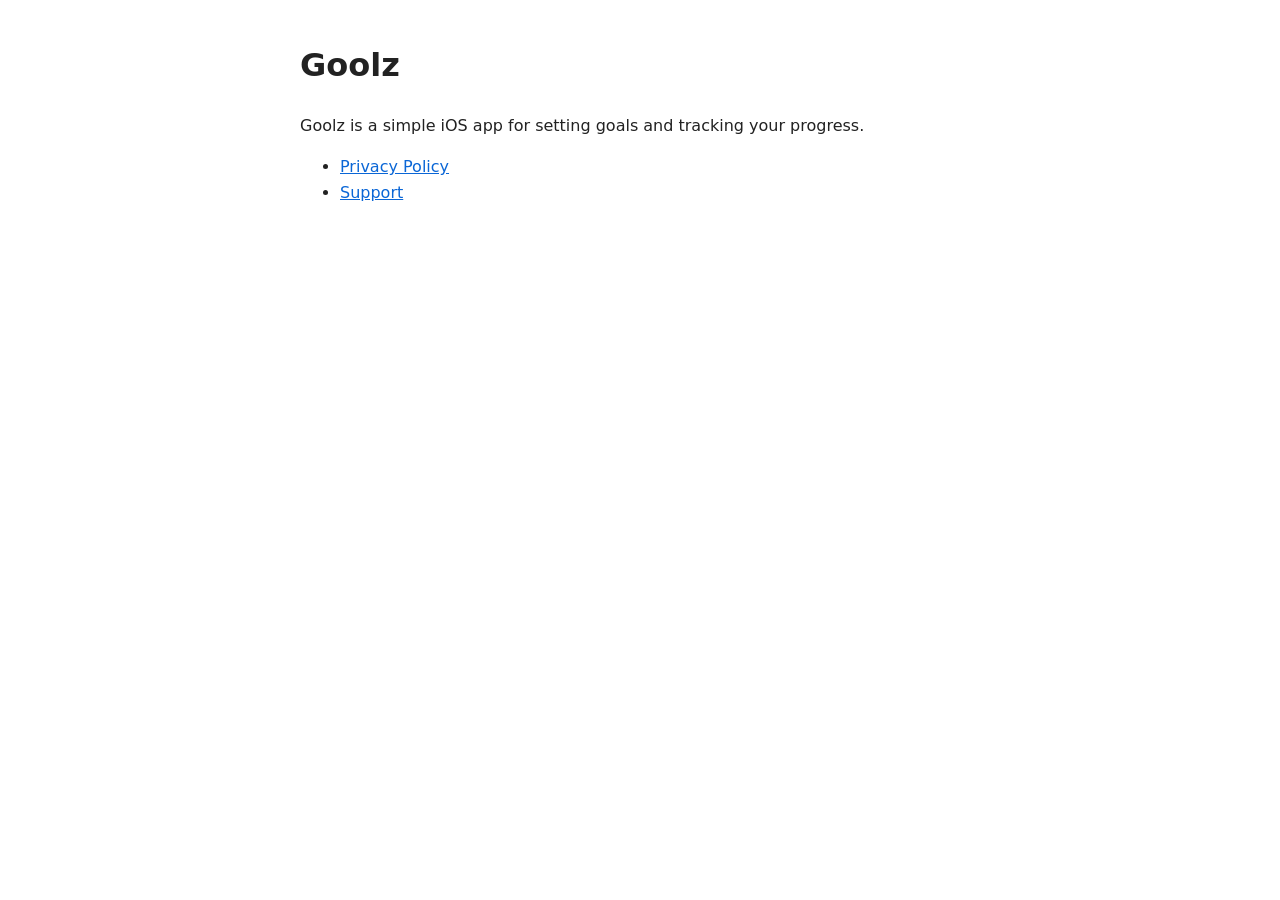
<file: index.html>
<!doctype html>
<html lang="en"><head><meta charset="utf-8"><meta name="viewport" content="width=device-width,initial-scale=1">
<title>Goolz</title><link rel="stylesheet" href="style.css"></head>
<body>
<h1>Goolz</h1>
<p>Goolz is a simple iOS app for setting goals and tracking your progress.</p>
<ul>
<li><a href="privacy.html">Privacy Policy</a></li>
<li><a href="support.html">Support</a></li>
</ul>
</body></html>
</file>
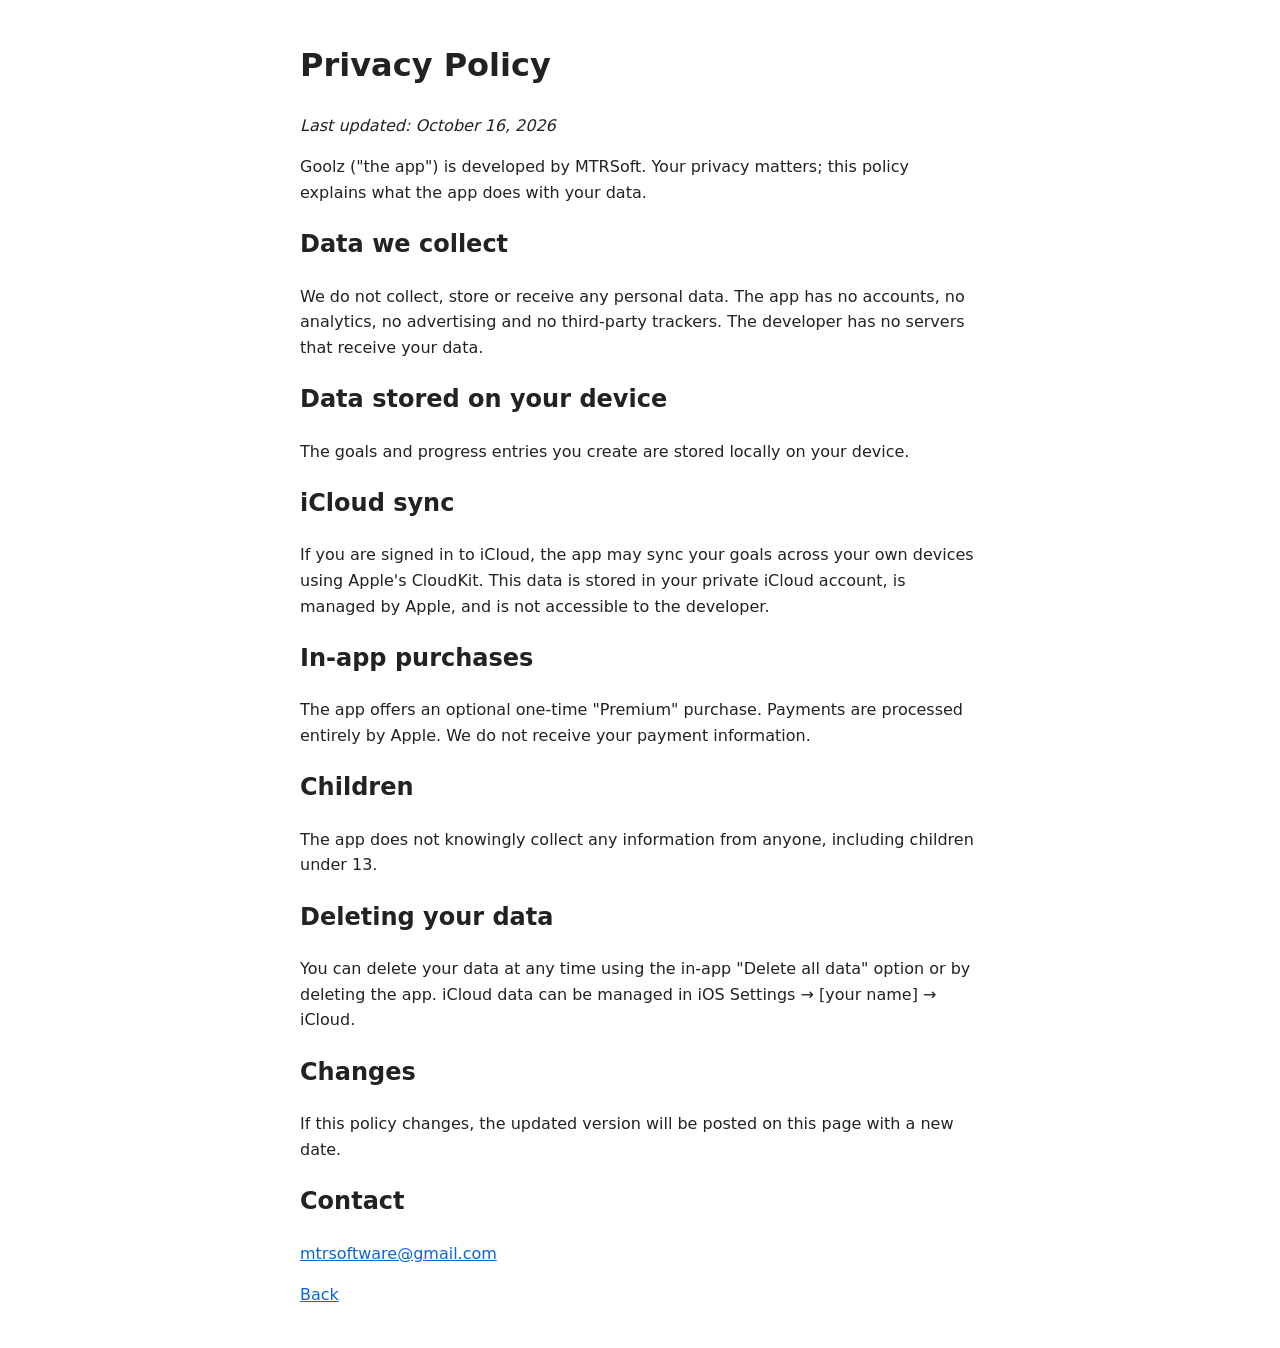
<file: privacy.html>
<!doctype html>
<html lang="en"><head><meta charset="utf-8"><meta name="viewport" content="width=device-width,initial-scale=1">
<title>Goolz Privacy Policy</title><link rel="stylesheet" href="style.css"></head>
<body>
<h1>Privacy Policy</h1>
<p><em>Last updated: October 16, 2026</em></p>
<p>Goolz ("the app") is developed by MTRSoft. Your privacy matters; this policy explains what the app does with your data.</p>

<h2>Data we collect</h2>
<p>We do not collect, store or receive any personal data. The app has no accounts, no analytics, no advertising and no third-party trackers. The developer has no servers that receive your data.</p>

<h2>Data stored on your device</h2>
<p>The goals and progress entries you create are stored locally on your device.</p>

<h2>iCloud sync</h2>
<p>If you are signed in to iCloud, the app may sync your goals across your own devices using Apple's CloudKit. This data is stored in your private iCloud account, is managed by Apple, and is not accessible to the developer.</p>

<h2>In-app purchases</h2>
<p>The app offers an optional one-time "Premium" purchase. Payments are processed entirely by Apple. We do not receive your payment information.</p>

<h2>Children</h2>
<p>The app does not knowingly collect any information from anyone, including children under 13.</p>

<h2>Deleting your data</h2>
<p>You can delete your data at any time using the in-app "Delete all data" option or by deleting the app. iCloud data can be managed in iOS Settings &rarr; [your name] &rarr; iCloud.</p>

<h2>Changes</h2>
<p>If this policy changes, the updated version will be posted on this page with a new date.</p>

<h2>Contact</h2>
<p><a href="mailto:mtrsoftware@gmail.com">mtrsoftware@gmail.com</a></p>
<p><a href="index.html">Back</a></p>
</body></html>
</file>
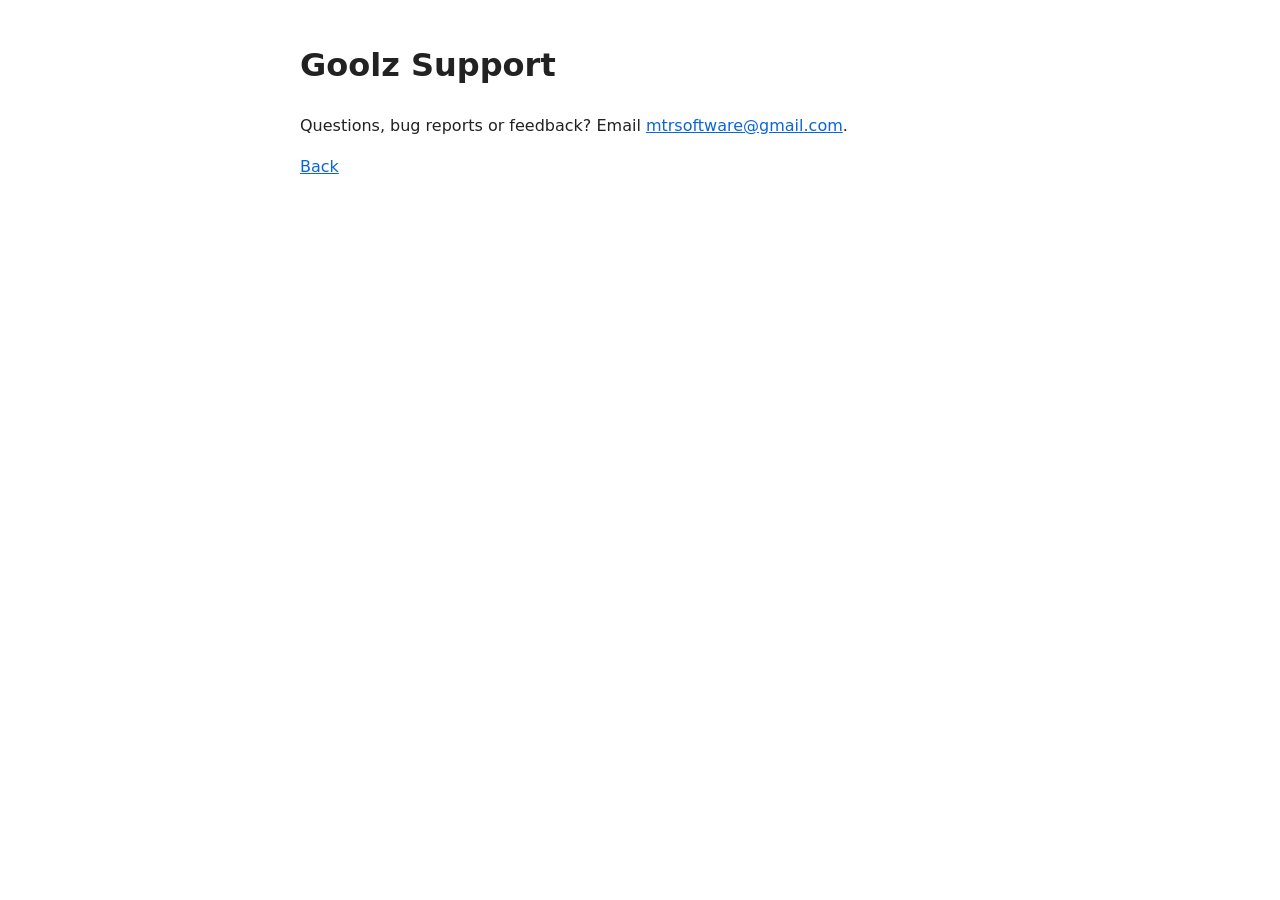
<file: support.html>
<!doctype html>
<html lang="en"><head><meta charset="utf-8"><meta name="viewport" content="width=device-width,initial-scale=1">
<title>Goolz Support</title><link rel="stylesheet" href="style.css"></head>
<body>
<h1>Goolz Support</h1>
<p>Questions, bug reports or feedback? Email <a href="mailto:mtrsoftware@gmail.com">mtrsoftware@gmail.com</a>.</p>
<p><a href="index.html">Back</a></p>
</body></html>
</file>
<file: style.css>
body{font-family:-apple-system,system-ui,sans-serif;max-width:680px;margin:40px auto;padding:0 16px;line-height:1.6;color:#222}
a{color:#0a66d6}
@media(prefers-color-scheme:dark){body{background:#111;color:#eee}a{color:#6cb0ff}}
</file>
